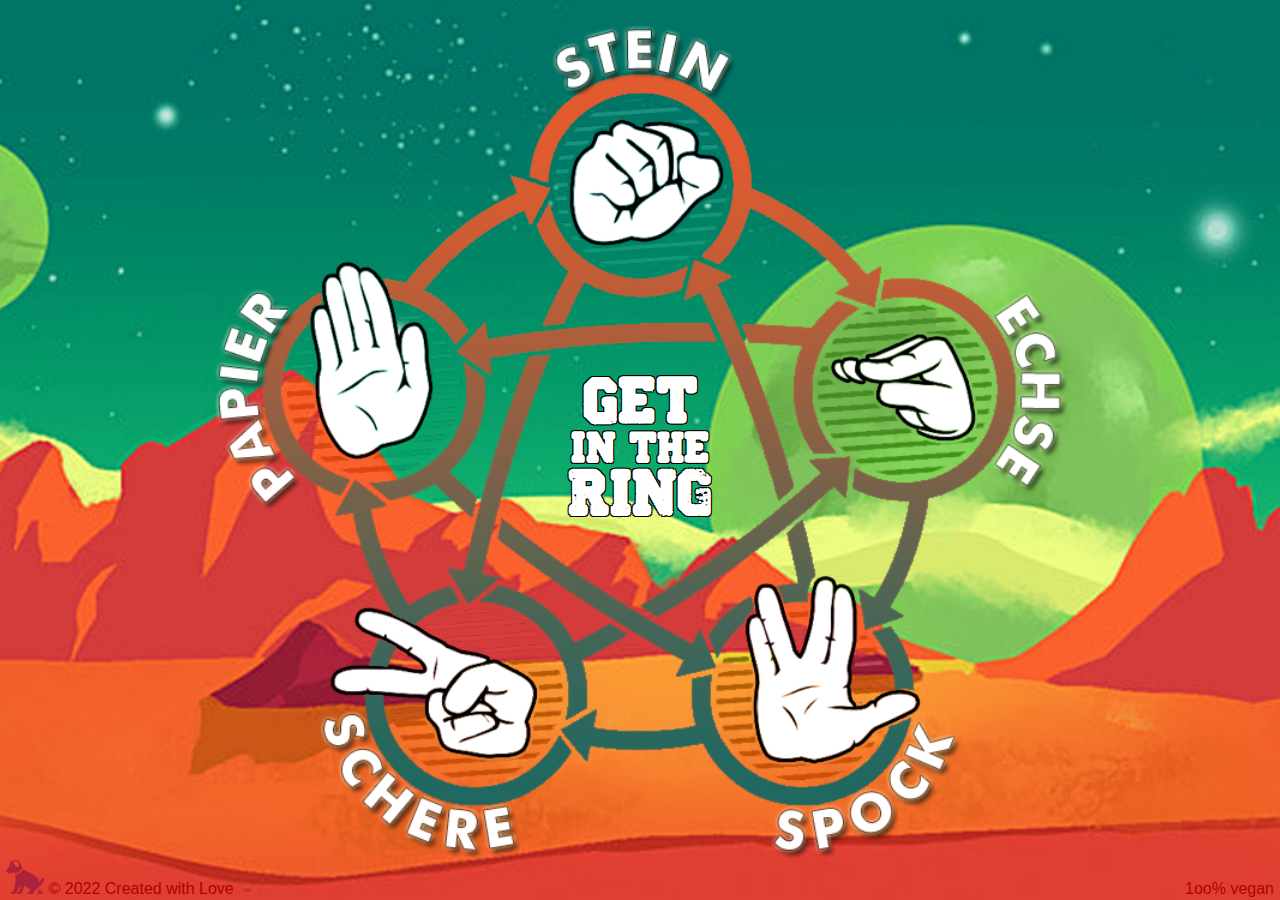
<file: index.html>
<!DOCTYPE html>
<html lang="de">

<head>
    <meta charset="UTF-8">
    <meta http-equiv="X-UA-Compatible" content="IE=edge">
    <meta name="viewport" content="width=device-width, initial-scale=1.0">
    <link rel="stylesheet" href="assets/SASS/main.css">
    <title>Schere Stein Papier Echse Spock</title>
</head>

<body>
    <div class="game">
        <div class="startseite">
            <h1><a href="assets/pages/game.html"><span>Get</span><br>In The<br><span>Ring</span></a></h1>
        </div>
    </div>
    <div class="footer-left"><a href="https://www.youtube.com/watch?v=9_qtsS4Y_Qs" target="_blank"><img
                src="assets/img/dog.png" alt="Eddie Production"></a> &copy; 2022 Created with Love</div>
    <div class="footer-right">1oo% vegan</div>
</body>

</html>
</file>
<file: assets/SASS/main.css>
@charset "UTF-8";
@font-face {
  font-family: "Colleged";
  src: url(../fonts/Colleged.ttf);
}
* {
  margin: 0;
  padding: 0;
  box-sizing: border-box;
}

body {
  font-family: sans-serif;
  background: #868686;
  color: #666;
  background: url(../img/startPic.png) no-repeat center/cover;
}

main {
  overflow: hidden;
}

button {
  background: none;
}

.game {
  display: flex;
  flex-direction: column;
  height: 100vh;
  width: 100vw;
  justify-content: center;
  align-items: center;
}

img {
  width: 100%;
}

.startseite {
  width: 250px;
  font-family: "Colleged";
  font-size: 4rem;
  text-align: center;
}
.startseite h1 {
  font-size: 2rem;
}
.startseite h1 span {
  font-size: 3rem;
}
.startseite h1 a {
  color: rgb(255, 255, 255);
  text-shadow: -1px -1px 0 #000, 1px -1px 0 #000, -1px 1px 0 #000, 1px 1px 0 #000;
  text-decoration: none;
  transition: all 0.5s linear;
}
.startseite h1 a:hover {
  color: rgba(0, 0, 0, 0.5);
  font-size: 3rem;
  transition: all 0.5s linear;
  text-shadow: 0px 0px 6px #fff;
}
.startseite h1 a:hover span {
  font-size: 4rem;
}

.rightBox {
  position: absolute;
  top: 3%;
  right: 2%;
  width: 240px;
  color: #000;
  font-weight: bold;
  padding: 1rem 2rem;
  background-color: rgba(255, 255, 255, 0.25);
  border: 1px solid #333;
  border-radius: 6px;
  box-shadow: 2px 2px 4px #222;
}
.rightBox td {
  padding-right: 1rem;
}

.roundBox {
  position: absolute;
  top: 21%;
  left: 5%;
  width: 200px;
  text-align: center;
  justify-content: center;
  justify-items: center;
  padding: 0.8rem 1rem 0.7rem 1rem;
  background-color: rgba(0, 0, 0, 0.25);
  border: 2px solid #333;
  border-radius: 6px;
  z-index: 0;
}

.movesleft {
  font-family: "Colleged";
  font-size: 1.5rem;
  color: rgba(255, 255, 255, 0.8);
  text-align: center;
}

.score {
  position: absolute;
  top: 3%;
  display: flex;
  width: 40%;
  justify-content: space-evenly;
  font-family: "Colleged";
  background: #DEDEDE;
  font-size: clamp(1rem, 2.5vw, 1.5rem);
  border: 8px double;
  border-radius: 8px;
  box-shadow: 2px 2px 8px #666;
  z-index: 1;
}

.playerScore, .computerScore {
  text-align: center;
  margin-top: 1rem;
}

.p-count, .c-count {
  text-align: center;
  color: #333;
  font-size: clamp(1rem, 3.5vw, 3rem);
  margin-top: 1rem;
}

.result {
  display: flex;
  text-align: center;
  justify-content: center;
  justify-items: center;
  font-family: "Colleged";
  font-size: 6.5rem;
  width: 30%;
  margin: 10% auto 20% auto;
}
.result .human {
  width: 50%;
  padding: 0 2%;
  -webkit-animation-name: leftCenter;
          animation-name: leftCenter;
  -webkit-animation-duration: 0.6s;
          animation-duration: 0.6s;
}
.result .cpu {
  width: 50%;
  padding: 0 2%;
  -webkit-animation-name: rightCenter;
          animation-name: rightCenter;
  -webkit-animation-duration: 0.6s;
          animation-duration: 0.6s;
}
.result img:nth-of-type(2) {
  width: 20%;
  padding: 0 1% 1rem 1%;
  -webkit-animation-name: centerCenter;
          animation-name: centerCenter;
  -webkit-animation-duration: 0.5s;
          animation-duration: 0.5s;
}
@-webkit-keyframes leftCenter {
  0% {
    transform: translate(-600px, 500px) rotate(-90deg) scale(0);
  }
  100% {
    transform: translate(0px, 0px) rotate(0deg) scale(1);
  }
}
@keyframes leftCenter {
  0% {
    transform: translate(-600px, 500px) rotate(-90deg) scale(0);
  }
  100% {
    transform: translate(0px, 0px) rotate(0deg) scale(1);
  }
}
@-webkit-keyframes rightCenter {
  0% {
    transform: translate(600px, -500px) rotate(-90deg) scale(0);
  }
  100% {
    transform: translate(0px, 0px) rotate(0deg) scale(1);
  }
}
@keyframes rightCenter {
  0% {
    transform: translate(600px, -500px) rotate(-90deg) scale(0);
  }
  100% {
    transform: translate(0px, 0px) rotate(0deg) scale(1);
  }
}
@-webkit-keyframes centerCenter {
  0% {
    transform: translate(0px, 0px) rotate(0deg) scale(0);
  }
  100% {
    transform: translate(0px, 0px) rotate(360deg) scale(1);
  }
}
@keyframes centerCenter {
  0% {
    transform: translate(0px, 0px) rotate(0deg) scale(0);
  }
  100% {
    transform: translate(0px, 0px) rotate(360deg) scale(1);
  }
}

.desk {
  position: absolute;
  bottom: 2.5rem;
  width: 70%;
  border: 1px solid #666;
  border-radius: 8px;
  box-shadow: 2px 2px 4px #333;
  background: #a9a9a9;
}

.options {
  padding: 0% 1% 0% 3%;
  margin: 1% auto 1% auto;
  width: 90%;
  background: #a9a9a9;
}

.Schere, .Stein, .Papier, .Echse, .Spock {
  position: relative;
  background: #a9a9a9;
  width: 17%;
  outline: none;
  border: none;
  cursor: pointer;
  margin: 2% 1% 0 1%;
  padding: 0 1rem;
  transition: all 0.5s linear;
  opacity: 1;
}

.Schere:hover, .Stein:hover, .Papier:hover, .Echse:hover, .Spock:hover {
  margin: 0 0.5% 0 0.5%;
  width: 18%;
  transition: all 0.3s linear;
  z-index: 15;
}

.move {
  margin: 2% 0;
  font-size: clamp(1rem, 2.5vw, 2rem);
  font-weight: bold;
  text-align: center;
  background: #f00;
}

.restart {
  display: none;
  margin-top: 2rem;
  padding: 1rem;
  background: rgb(109, 202, 109);
  font-weight: bold;
  outline: none;
  border: 1px solid #333;
  border-radius: 10px;
  box-shadow: 1px 1px 2px #333;
  padding: 1rem 2rem;
  transition: all 0.3s linear;
  cursor: pointer;
}

.restart:hover {
  transform: translate(3px, 3px);
  transition: all 0.3s linear;
  box-shadow: 0px 0px 6px #222;
  background: rgb(98, 185, 98);
}

.acc {
  width: 260px;
  position: absolute;
  top: 0px;
  z-index: 4;
}

.acc .choice {
  display: grid;
  grid-template-columns: 9fr 1fr;
  grid-template-areas: "name action" "panel panel";
}

.acc label:nth-child(odd) {
  grid-area: name;
}

.acc label:nth-child(even) {
  grid-area: action;
}

.acc .panel {
  grid-area: panel;
}

.acc input[name=ac] {
  display: none;
}

.acc .panel {
  margin: 0;
  height: 0;
  overflow: hidden;
  background-color: rgba(230, 210, 207, 0.6);
  color: #000;
  line-height: 1.5;
  padding: 0 2rem 0 2rem;
  box-sizing: border-box;
  transition: 0.5s;
}

.acc .panel p {
  margin-top: 0;
}

.acc input.open:checked ~ .panel {
  height: auto;
  padding: 2rem;
  transition: 0.5s;
}

.acc label {
  cursor: pointer;
  background-color: #000;
  padding: 0 0rem;
  width: 100%;
  font-weight: 400;
  font-size: 1rem;
  box-sizing: border-box;
  z-index: 100;
  color: white;
}

li {
  list-style-type: square;
}

#spre {
  padding: 0.5rem 0 0.3rem 2rem;
}

.acc input.open:checked ~ label {
  background-color: hsl(12deg, 80%, 50%);
  border-radius: 0;
}

.acc label:nth-child(odd)::after {
  content: "+";
  color: white;
  float: right;
  font-size: 1.4rem;
  margin-top: -4px;
}

.acc input.open:checked ~ label:nth-child(odd)::after {
  content: "";
}

.acc input.open:checked ~ label.close::after {
  content: "–";
  font-size: 1.5rem;
}

.footer-left {
  position: absolute;
  bottom: 2px;
  left: 6px;
  color: rgb(179, 0, 0);
}
.footer-left img {
  width: 10%;
}

.footer-right {
  position: absolute;
  bottom: 2px;
  right: 6px;
  color: rgb(179, 0, 0);
}/*# sourceMappingURL=main.css.map */
</file>
